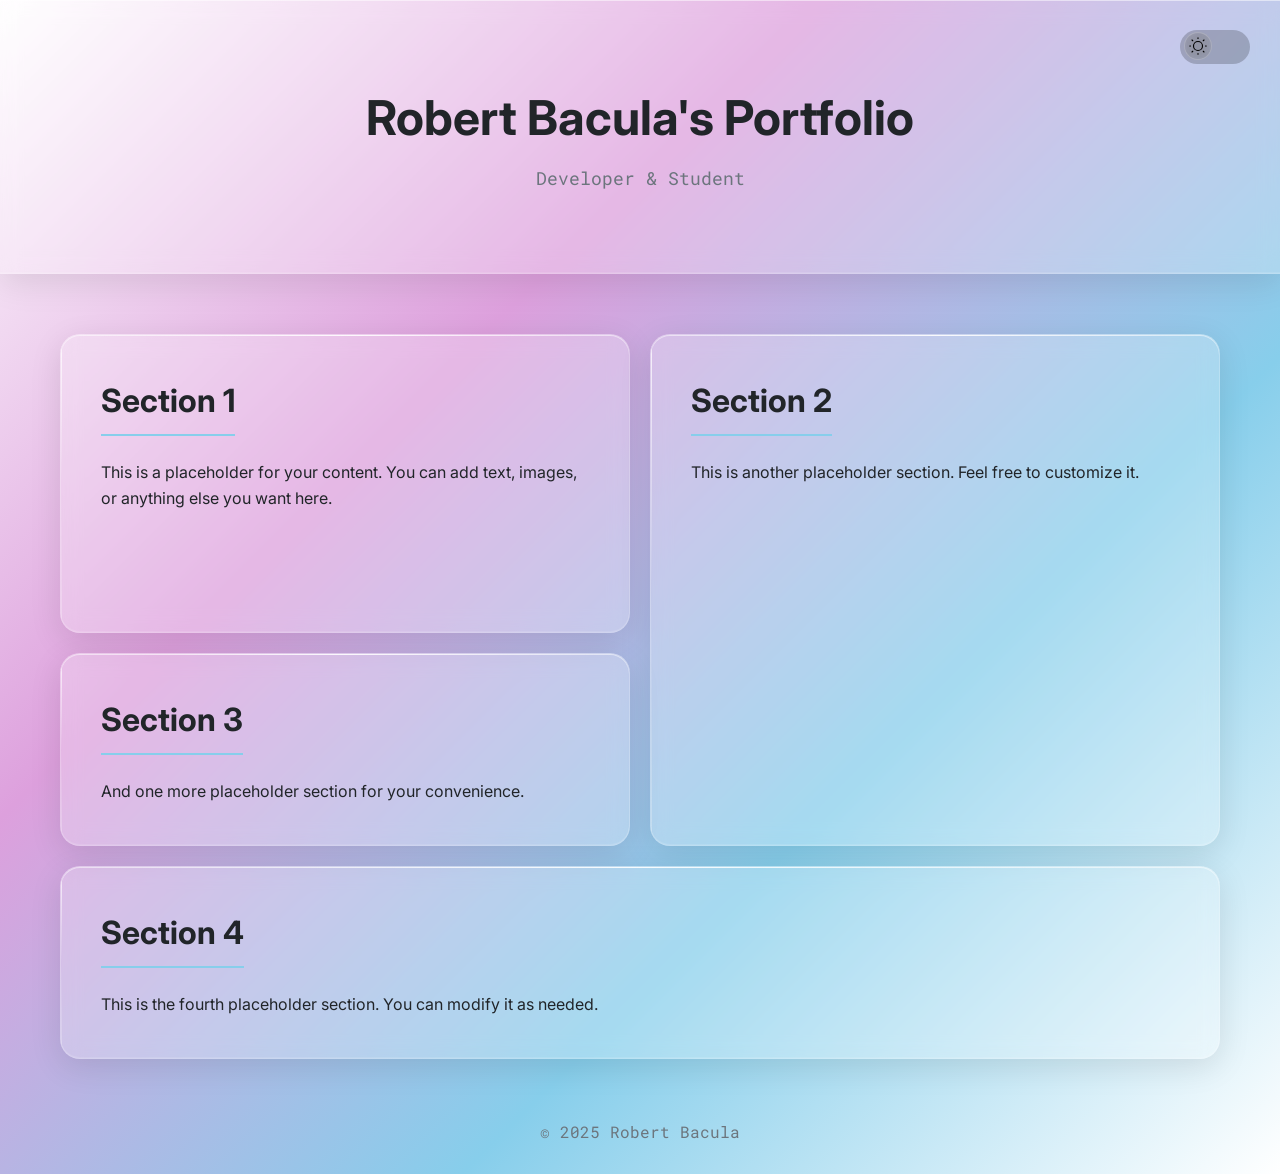
<file: index.html>
<!DOCTYPE html>
<html lang="en">
  <head>
    <meta charset="UTF-8" />
    <meta name="viewport" content="width=device-width, initial-scale=1.0" />
    <title>Robert Bacula Portfolio</title>
    <link rel="icon" type="image/png" href="images/email-marketing.png" />
    <link rel="preconnect" href="https://fonts.googleapis.com" />
    <link rel="preconnect" href="https://fonts.gstatic.com" crossorigin />
    <link
      href="https://fonts.googleapis.com/css2?family=Inter:wght@400;700&family=Roboto+Mono:wght@400;700&display=swap"
      rel="stylesheet"
    />
    <link rel="stylesheet" href="style.css" />
  </head>
  <body>
    <header>
      <h1>Robert Bacula's Portfolio</h1>
      <p>Developer & Student</p>
      <div class="theme-switch-wrapper">
        <label class="theme-switch" for="theme-switch">
          <input
            type="checkbox"
            id="theme-switch"
            aria-label="Toggle dark mode"
          />
          <span class="slider" aria-hidden="true"></span>
        </label>
      </div>
    </header>

    <main class="portfolio-grid">
      <section id="placeholder-1">
        <h2>Section 1</h2>
        <p>
          This is a placeholder for your content. You can add text, images, or
          anything else you want here.
        </p>
      </section>

      <section id="placeholder-2">
        <h2>Section 2</h2>
        <p>This is another placeholder section. Feel free to customize it.</p>
      </section>

      <section id="placeholder-3">
        <h2>Section 3</h2>
        <p>And one more placeholder section for your convenience.</p>
      </section>

        <section id="placeholder-4">
            <h2>Section 4</h2>
            <p>This is the fourth placeholder section. You can modify it as needed.</p>
    </main>

    <footer>
      <p>&copy; 2025 Robert Bacula</p>
    </footer>

    <script src="script.js"></script>
  </body>
</html>
</file>
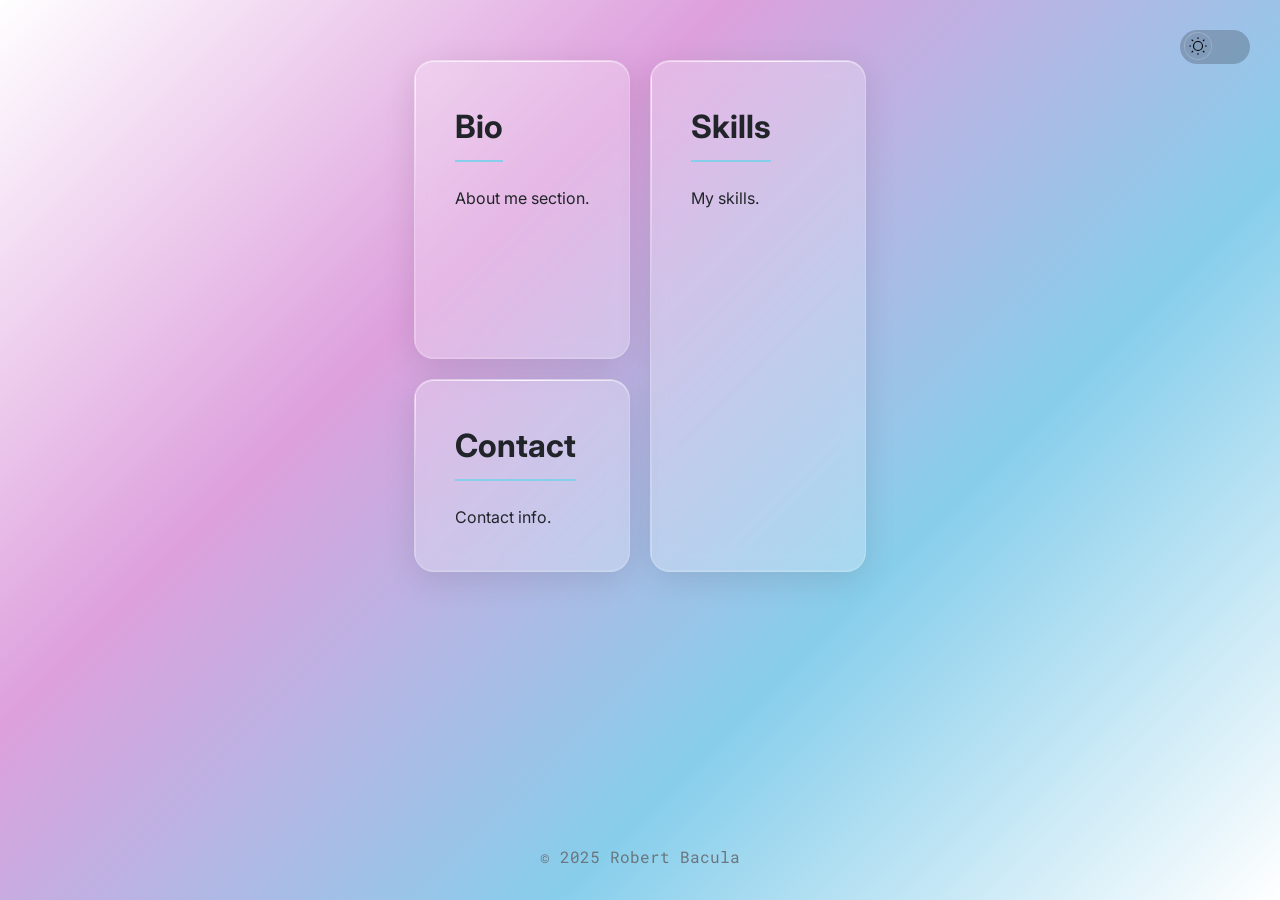
<file: about/index.html>
<!DOCTYPE html>
<html lang="en" class="light">
  <head>
    <meta charset="UTF-8" />
    <meta name="viewport" content="width=device-width, initial-scale=1.0" />
    <title>About - Robert Bacula Portfolio</title>
    <link rel="icon" type="image/png" href="../images/email-marketing.png" />
    <link rel="preconnect" href="https://fonts.googleapis.com" />
    <link rel="preconnect" href="https://fonts.gstatic.com" crossorigin />
    <link
      href="https://fonts.googleapis.com/css2?family=Inter:wght@400;700&family=Roboto+Mono:wght@400;700&display=swap"
      rel="stylesheet"
    />
    <link rel="stylesheet" href="../style.css" />
  </head>
  <body>
    <div class="theme-switch-wrapper">
      <label class="theme-switch" for="theme-switch">
        <input
          type="checkbox"
          id="theme-switch"
          aria-label="Toggle dark mode"
        />
        <span class="slider" aria-hidden="true"></span>
      </label>
    </div>
    <main class="portfolio-grid">
      <section id="bio">
        <h2>Bio</h2>
        <p>About me section.</p>
      </section>

      <section id="skills">
        <h2>Skills</h2>
        <p>My skills.</p>
      </section>

      <section id="contact">
        <h2>Contact</h2>
        <p>Contact info.</p>
      </section>
    </main>

    <footer>
      <p>&copy; 2025 Robert Bacula</p>
    </footer>

    <script src="../script.js"></script>
  </body>
</html>
</file>
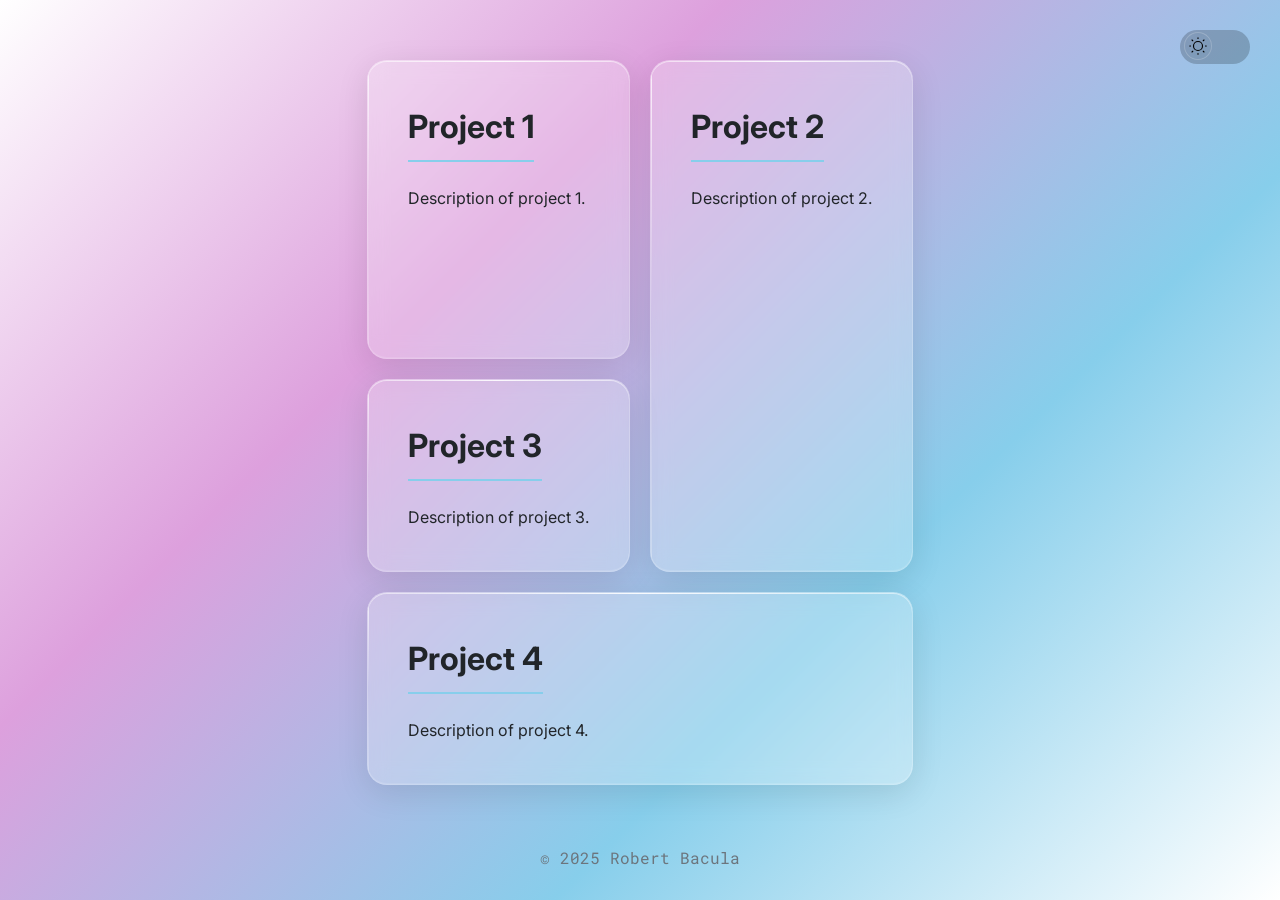
<file: projects/index.html>
<!DOCTYPE html>
<html lang="en" class="light">
  <head>
    <meta charset="UTF-8" />
    <meta name="viewport" content="width=device-width, initial-scale=1.0" />
    <title>Projects - Robert Bacula Portfolio</title>
    <link rel="icon" type="image/png" href="../images/email-marketing.png" />
    <link rel="preconnect" href="https://fonts.googleapis.com" />
    <link rel="preconnect" href="https://fonts.gstatic.com" crossorigin />
    <link
      href="https://fonts.googleapis.com/css2?family=Inter:wght@400;700&family=Roboto+Mono:wght@400;700&display=swap"
      rel="stylesheet"
    />
    <link rel="stylesheet" href="../style.css" />
  </head>
  <body>
    <div class="theme-switch-wrapper">
      <label class="theme-switch" for="theme-switch">
        <input
          type="checkbox"
          id="theme-switch"
          aria-label="Toggle dark mode"
        />
        <span class="slider" aria-hidden="true"></span>
      </label>
    </div>

    <main class="portfolio-grid">
      <section id="project-1">
        <h2>Project 1</h2>
        <p>Description of project 1.</p>
      </section>

      <section id="project-2">
        <h2>Project 2</h2>
        <p>Description of project 2.</p>
      </section>

      <section id="project-3">
        <h2>Project 3</h2>
        <p>Description of project 3.</p>
      </section>

      <section id="project-4">
        <h2>Project 4</h2>
        <p>Description of project 4.</p>
      </section>
    </main>

    <footer>
      <p>&copy; 2025 Robert Bacula</p>
    </footer>

    <script src="../script.js"></script>
  </body>
</html>
</file>
<file: style.css>
/* Reset */
* {
  margin: 0;
  padding: 0;
  box-sizing: border-box;
}

body {
  font-family: "Inter", sans-serif;
  line-height: 1.6;
  background: linear-gradient(
    -45deg,
    var(--bg-gradient-1),
    var(--bg-gradient-2),
    var(--bg-gradient-3),
    var(--bg-gradient-4)
  );
  color: var(--text);
  padding: 0 20px;
  min-height: 100vh;
  display: flex;
  flex-direction: column;
}

header,
section {
  background: var(--panel-bg);
  backdrop-filter: blur(10px);
  -webkit-backdrop-filter: blur(10px);
  border-radius: 20px;
  border: 1px solid var(--border);
  box-shadow: 0 8px 32px rgba(0, 0, 0, 0.1),
    inset 0 1px 0 rgba(255, 255, 255, 0.5),
    inset 0 -1px 0 rgba(255, 255, 255, 0.1),
    inset 0 0 0px 0px rgba(255, 255, 255, 0);
  position: relative;
  overflow: hidden;
}

section::before {
  content: "";
  position: absolute;
  top: 0;
  left: 0;
  right: 0;
  height: 1px;
  background: linear-gradient(
    90deg,
    transparent,
    rgba(255, 255, 255, 0.8),
    transparent
  );
  z-index: 1;
}

section::after {
  content: "";
  position: absolute;
  top: 0;
  left: 0;
  width: 1px;
  height: 100%;
  background: linear-gradient(
    180deg,
    rgba(255, 255, 255, 0.8),
    transparent,
    rgba(255, 255, 255, 0.3)
  );
  z-index: 1;
}

header {
  text-align: center;
  padding: 80px 0;
  margin: 0 -20px; /* Extend to the edges */
  border-radius: 0;
  border-left: none;
  border-right: none;
  border-top: none;
}

header h1 {
  font-size: 3rem;
  font-weight: 700;
  margin-bottom: 0.5rem;
}

header p {
  font-family: "Roboto Mono", monospace;
  font-size: 1.1rem;
  color: var(--muted);
}

.hero {
  text-align: center;
  padding: 100px 20px;
  max-width: 800px;
  margin: 0 auto;
  flex: 1;
  display: flex;
  align-items: center;
  justify-content: center;
}

.hero .intro h2 {
  font-size: 2.5rem;
  margin-bottom: 1rem;
}

.hero .intro p {
  font-size: 1.2rem;
  margin-bottom: 2rem;
  color: var(--muted);
}

.buttons {
  display: flex;
  gap: 20px;
  justify-content: center;
}

.btn {
  display: inline-block;
  padding: 15px 30px;
  background: var(--panel-bg);
  backdrop-filter: blur(10px);
  -webkit-backdrop-filter: blur(10px);
  border: 1px solid var(--border);
  border-radius: 20px;
  color: var(--text);
  text-decoration: none;
  font-weight: 700;
  transition: transform 0.3s ease, box-shadow 0.3s ease;
}

.btn:hover {
  transform: translateY(-5px);
  box-shadow: 0 10px 30px rgba(0, 0, 0, 0.2);
}

/* make the header box act like the rest of the page content */
header .box {
  max-width: 1200px; /* match .portfolio-grid max-width */
  margin: 0 auto; /* center the big box horizontally */
  padding: 0 20px;
  display: flex;
  justify-content: flex-start; /* left-align children (the .container) */
  align-items: center; /* vertically center the clock inside the header */
  gap: 16px; /* optional spacing between elements */
}

/* container/clock: no extra left margin so it hugs the left of the big box */
header .box .container {
  margin: 0;
  display: flex;
  align-items: center;
}

section {
  padding: 40px;
  opacity: 0;
  transform: translateY(20px);
  transition: opacity 0.6s ease, transform 0.6s ease;
}

.portfolio-grid {
  display: grid;
  grid-template-columns: repeat(4, 1fr);
  grid-template-rows: repeat(5, 1fr);
  gap: 20px;
  margin: 60px auto;
  max-width: 1200px;
  padding: 0 20px;
}

.portfolio-grid section:nth-child(1) {
  grid-column: 1 / 3;
  grid-row: 1 / 4;
}

.portfolio-grid section:nth-child(2) {
  grid-column: 3 / 5;
  grid-row: 1 / 6;
}

.portfolio-grid section:nth-child(3) {
  grid-column: 1 / 3;
  grid-row: 4 / 6;
}

.portfolio-grid section:nth-child(4) {
  grid-column: 1 / 5;
  grid-row: 6 / 7;
}

section.visible {
  opacity: 1;
  transform: translateY(0);
}

section h2 {
  font-size: 2rem;
  margin-bottom: 1.5rem;
  border-bottom: 2px solid var(--accent);
  padding-bottom: 0.5rem;
  display: inline-block;
}

footer {
  text-align: center;
  margin: 60px 0 30px;
  color: var(--muted);
  font-family: "Roboto Mono", monospace;
  margin-top: auto;
}

/* Theme variables */
html.light {
  --bg-gradient-1: #ffffff;
  --bg-gradient-2: #87ceeb;
  --bg-gradient-3: #dda0dd;
  --bg-gradient-4: #ffffff;
  --text: #212529;
  --panel-bg: rgba(255, 255, 255, 0.25);
  --border: rgba(255, 255, 255, 0.2);
  --muted: #6c757d;
  --accent: #87ceeb;
}

html.dark {
  --bg-gradient-1: #232526;
  --bg-gradient-2: #414345;
  --bg-gradient-3: #232526;
  --bg-gradient-4: #414345;
  --text: #e9ecef;
  --panel-bg: rgba(73, 72, 72, 0.25);
  --border: rgba(255, 255, 255, 0.3);
  --muted: #adb5bd;
  --accent: #80bfff;
}

/* Theme switch (checkbox slider) */
.theme-switch-wrapper {
  position: absolute;
  right: 30px;
  top: 30px;
  display: flex;
  align-items: center;
}

.theme-switch {
  display: inline-block;
  width: 70px;
  height: 34px;
  position: relative;
}

.theme-switch input {
  opacity: 0;
  width: 0;
  height: 0;
}

.theme-switch .slider {
  position: absolute;
  cursor: pointer;
  top: 0;
  left: 0;
  right: 0;
  bottom: 0;
  background-color: rgba(0, 0, 0, 0.2);
  transition: 0.25s;
  border-radius: 34px;
}

.theme-switch .slider:before {
  position: absolute;
  z-index: 2;
  content: "";
  height: 26px;
  width: 26px;
  left: 4px;
  bottom: 4px;
  background: transparent;
  background-image: url("images/sun-light.svg");
  background-size: 18px 18px;
  background-repeat: no-repeat;
  background-position: center;
  backdrop-filter: blur(4px);
  -webkit-backdrop-filter: blur(4px);
  border: 1px solid rgba(255, 255, 255, 0.2);
  transition: 0.25s;
  border-radius: 50%;
}

.theme-switch input:checked + .slider {
  background-color: var(--accent);
}

.theme-switch input:checked + .slider:before {
  transform: translateX(36px);
  background-image: url("images/half-moon.svg");
}

/* Smaller footprint on small screens */
@media (max-width: 520px) {
  .theme-switch-wrapper {
    right: 15px;
    top: 15px;
  }
  header h1 {
    font-size: 2.5rem;
  }
  section {
    padding: 25px;
  }
}
</file>
